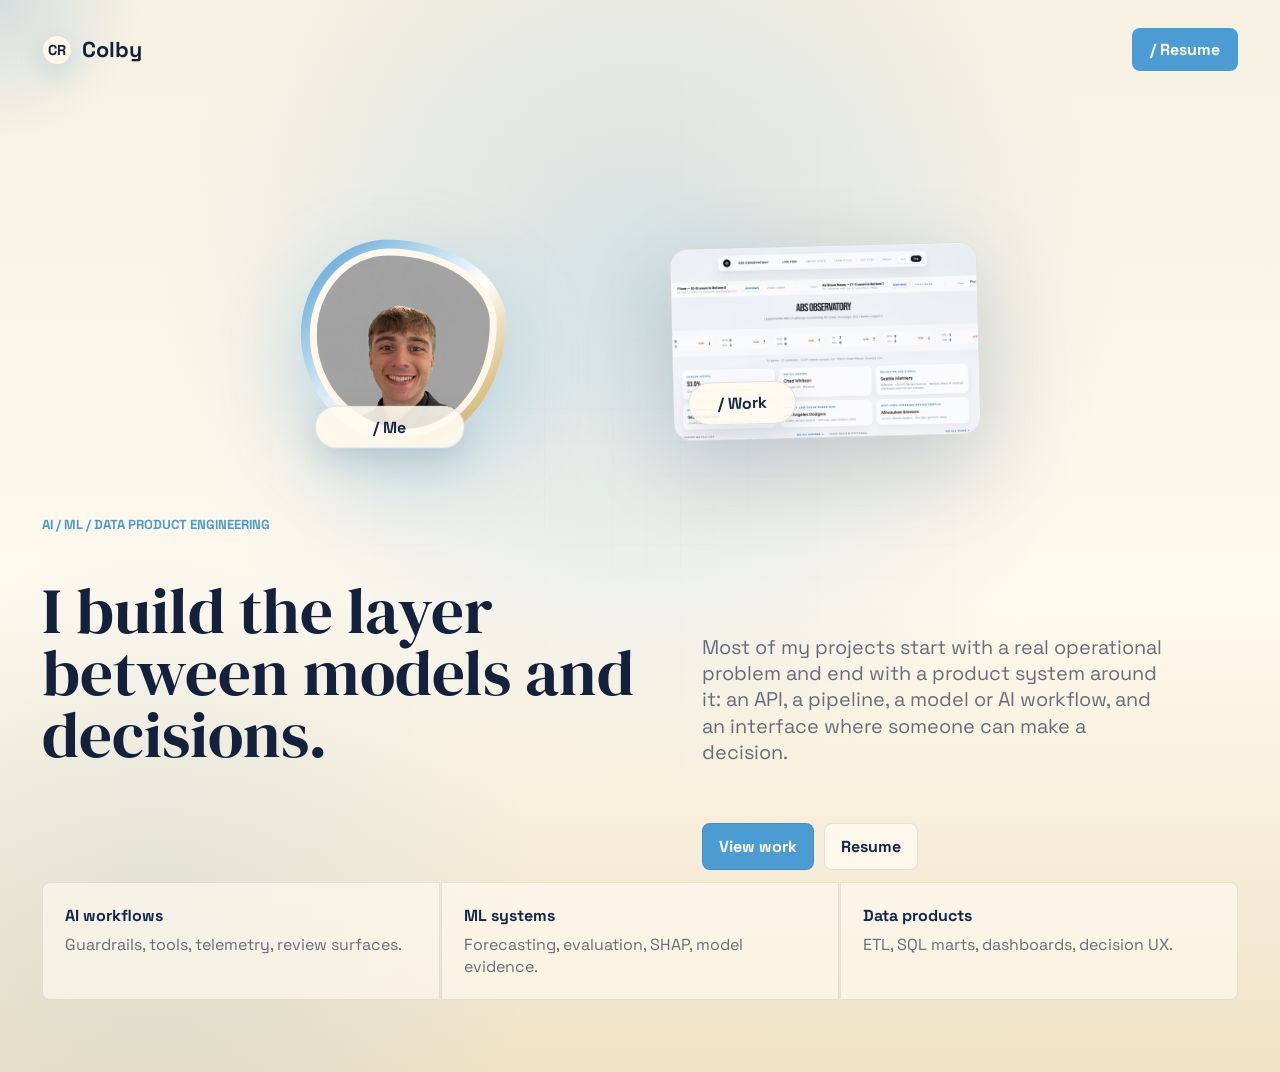
<file: index.html>
<!DOCTYPE html>
<html lang="en">

<head>
  <meta charset="UTF-8" />
  <meta name="viewport" content="width=device-width, initial-scale=1.0" />
  <title>Colby Reichenbach | AI/ML &amp; Data Product Engineer</title>
  <meta name="description" content="Colby Reichenbach builds full-stack AI, ML, and analytics products across APIs, data pipelines, forecasting, LLM workflows, dashboards, model governance, and decision-support systems." />
  <meta name="keywords" content="AI Engineer, Machine Learning Engineer, Data Product Engineer, Analytics Engineer, Data Engineer, LLM Systems, MLOps, Forecasting, FastAPI, Next.js, React, TypeScript, Python, SQL, Colby Reichenbach" />
  <meta name="author" content="Colby Reichenbach" />
  <meta name="robots" content="index, follow" />
  <meta name="theme-color" content="#f7f1e3" />
  <link rel="canonical" href="https://colbyrreichenbach.github.io/" />

  <meta property="og:title" content="Colby Reichenbach | AI/ML &amp; Data Product Engineer" />
  <meta property="og:description" content="Full-stack AI, ML, and analytics products built around APIs, pipelines, model evidence, LLM guardrails, dashboards, and decision workflows." />
  <meta property="og:url" content="https://colbyrreichenbach.github.io/" />
  <meta property="og:type" content="website" />
  <meta property="og:image" content="https://colbyrreichenbach.github.io/static/images/homepage-preview.png" />
  <meta property="og:image:secure_url" content="https://colbyrreichenbach.github.io/static/images/homepage-preview.png" />
  <meta property="og:image:type" content="image/png" />
  <meta property="og:image:width" content="1200" />
  <meta property="og:image:height" content="630" />
  <meta property="og:image:alt" content="Screenshot of the Colby Reichenbach portfolio homepage." />
  <meta name="twitter:card" content="summary_large_image" />
  <meta name="twitter:title" content="Colby Reichenbach | AI/ML &amp; Data Product Engineer" />
  <meta name="twitter:description" content="Full-stack AI, ML, and analytics products built around APIs, pipelines, model evidence, LLM guardrails, dashboards, and decision workflows." />
  <meta name="twitter:image" content="https://colbyrreichenbach.github.io/static/images/homepage-preview.png" />
  <meta name="twitter:image:alt" content="Screenshot of the Colby Reichenbach portfolio homepage." />

  <link rel="preconnect" href="https://fonts.googleapis.com" />
  <link rel="preconnect" href="https://fonts.gstatic.com" crossorigin />
  <link href="https://fonts.googleapis.com/css2?family=DM+Serif+Display:ital@0;1&family=Space+Grotesk:wght@400;500;600;700&display=swap" rel="stylesheet" />
  <link rel="stylesheet" href="static/style.css?v=6.0" />

  <script type="application/ld+json">
  {
    "@context": "https://schema.org",
    "@graph": [
      {
        "@type": "Person",
        "@id": "https://colbyrreichenbach.github.io/#person",
        "name": "Colby Reichenbach",
        "url": "https://colbyrreichenbach.github.io/",
        "sameAs": [
          "https://www.linkedin.com/in/colby-reichenbach/",
          "https://github.com/ColbyRReichenbach"
        ],
        "alumniOf": {
          "@type": "CollegeOrUniversity",
          "name": "University of North Carolina at Chapel Hill"
        },
        "knowsAbout": [
          "Artificial Intelligence",
          "Machine Learning Engineering",
          "Data Engineering",
          "Analytics Engineering",
          "MLOps",
          "LLM Applications",
          "Forecasting",
          "Product Engineering"
        ],
        "jobTitle": "AI/ML and Data Product Engineer"
      },
      {
        "@type": "WebSite",
        "@id": "https://colbyrreichenbach.github.io/#website",
        "name": "Colby Reichenbach Portfolio",
        "url": "https://colbyrreichenbach.github.io/",
        "description": "Portfolio of full-stack AI, ML, and analytics products built around APIs, data pipelines, LLM workflows, forecasting, dashboards, and model governance.",
        "publisher": { "@id": "https://colbyrreichenbach.github.io/#person" }
      }
    ]
  }
  </script>
</head>

<body class="home-page">
  <div class="site-noise" aria-hidden="true"></div>
  <div class="cursor-orb" aria-hidden="true"></div>

  <nav class="top-nav" aria-label="Primary navigation">
    <a class="brand" href="/" aria-label="Home"><span class="brand-mark">CR</span><span>Colby</span></a>
    <a class="nav-cta" href="static/Colby_Reichenbach_Resume.pdf" target="_blank" rel="noopener noreferrer">/ Resume</a>
  </nav>

  <main class="home-scene" aria-labelledby="hero-title">
    <section class="center-stage">
      <a class="stage-node me-node" href="/me/" aria-label="Learn about me">
        <span class="portrait-core">
          <img src="static/images/headshot.png" alt="Colby Reichenbach" />
        </span>
        <span class="node-label"><span>/ Me</span><span>Learn about me</span></span>
      </a>

      <div class="stage-node work-node">
        <a class="work-core" href="/work/" aria-label="View work">
          <span class="flipbook"><img src="static/images/AIBS.png" alt="AiBS project preview" /><img src="static/images/mlb_dash.png" alt="" /></span>
          <span class="node-label"><span>/ Work</span><span>View work</span></span>
        </a>

        <div class="home-projects" data-render-home-projects aria-label="Featured project previews"></div>
      </div>
    </section>

    <section class="home-copy" aria-labelledby="hero-title">
      <p class="eyebrow">AI / ML / Data Product Engineering</p>
      <h1 id="hero-title">I build the layer between models and decisions.</h1>
      <p>Most of my projects start with a real operational problem and end with a product system around it: an API, a pipeline, a model or AI workflow, and an interface where someone can make a decision.</p>
      <div class="home-actions" aria-label="Primary actions">
        <a href="/work/">View work</a>
        <a href="static/Colby_Reichenbach_Resume.pdf" target="_blank" rel="noopener noreferrer">Resume</a>
      </div>
    </section>
  </main>

  <section class="proof-strip" aria-label="What I build">
    <div><span>AI workflows</span><p>Guardrails, tools, telemetry, review surfaces.</p></div>
    <div><span>ML systems</span><p>Forecasting, evaluation, SHAP, model evidence.</p></div>
    <div><span>Data products</span><p>ETL, SQL marts, dashboards, decision UX.</p></div>
  </section>

  <div class="project-modal" id="project-modal" hidden>
    <div class="modal-backdrop" data-close-modal></div>
    <article class="modal-panel" role="dialog" aria-modal="true" aria-labelledby="modal-title" aria-describedby="modal-summary">
      <button type="button" class="modal-close" data-close-modal aria-label="Close project detail">Close</button>
      <div class="modal-media" id="modal-media"></div>
      <div class="modal-content">
        <span class="slash-label" id="modal-kicker">/ System</span>
        <h2 id="modal-title"></h2>
        <p id="modal-summary"></p>
        <div class="evidence-chips" id="modal-evidence" aria-label="Project evidence"></div>
        <div class="modal-meta">
          <div><span>Problem</span><p id="modal-problem"></p></div>
          <div><span>System</span><p id="modal-system"></p></div>
          <div><span>Stack</span><p id="modal-stack"></p></div>
        </div>
        <div class="modal-links" id="modal-links"></div>
      </div>
    </article>
  </div>

  <script src="static/projects.js?v=6.0"></script>
  <script src="static/script.js?v=6.0"></script>
</body>

</html>
</file>
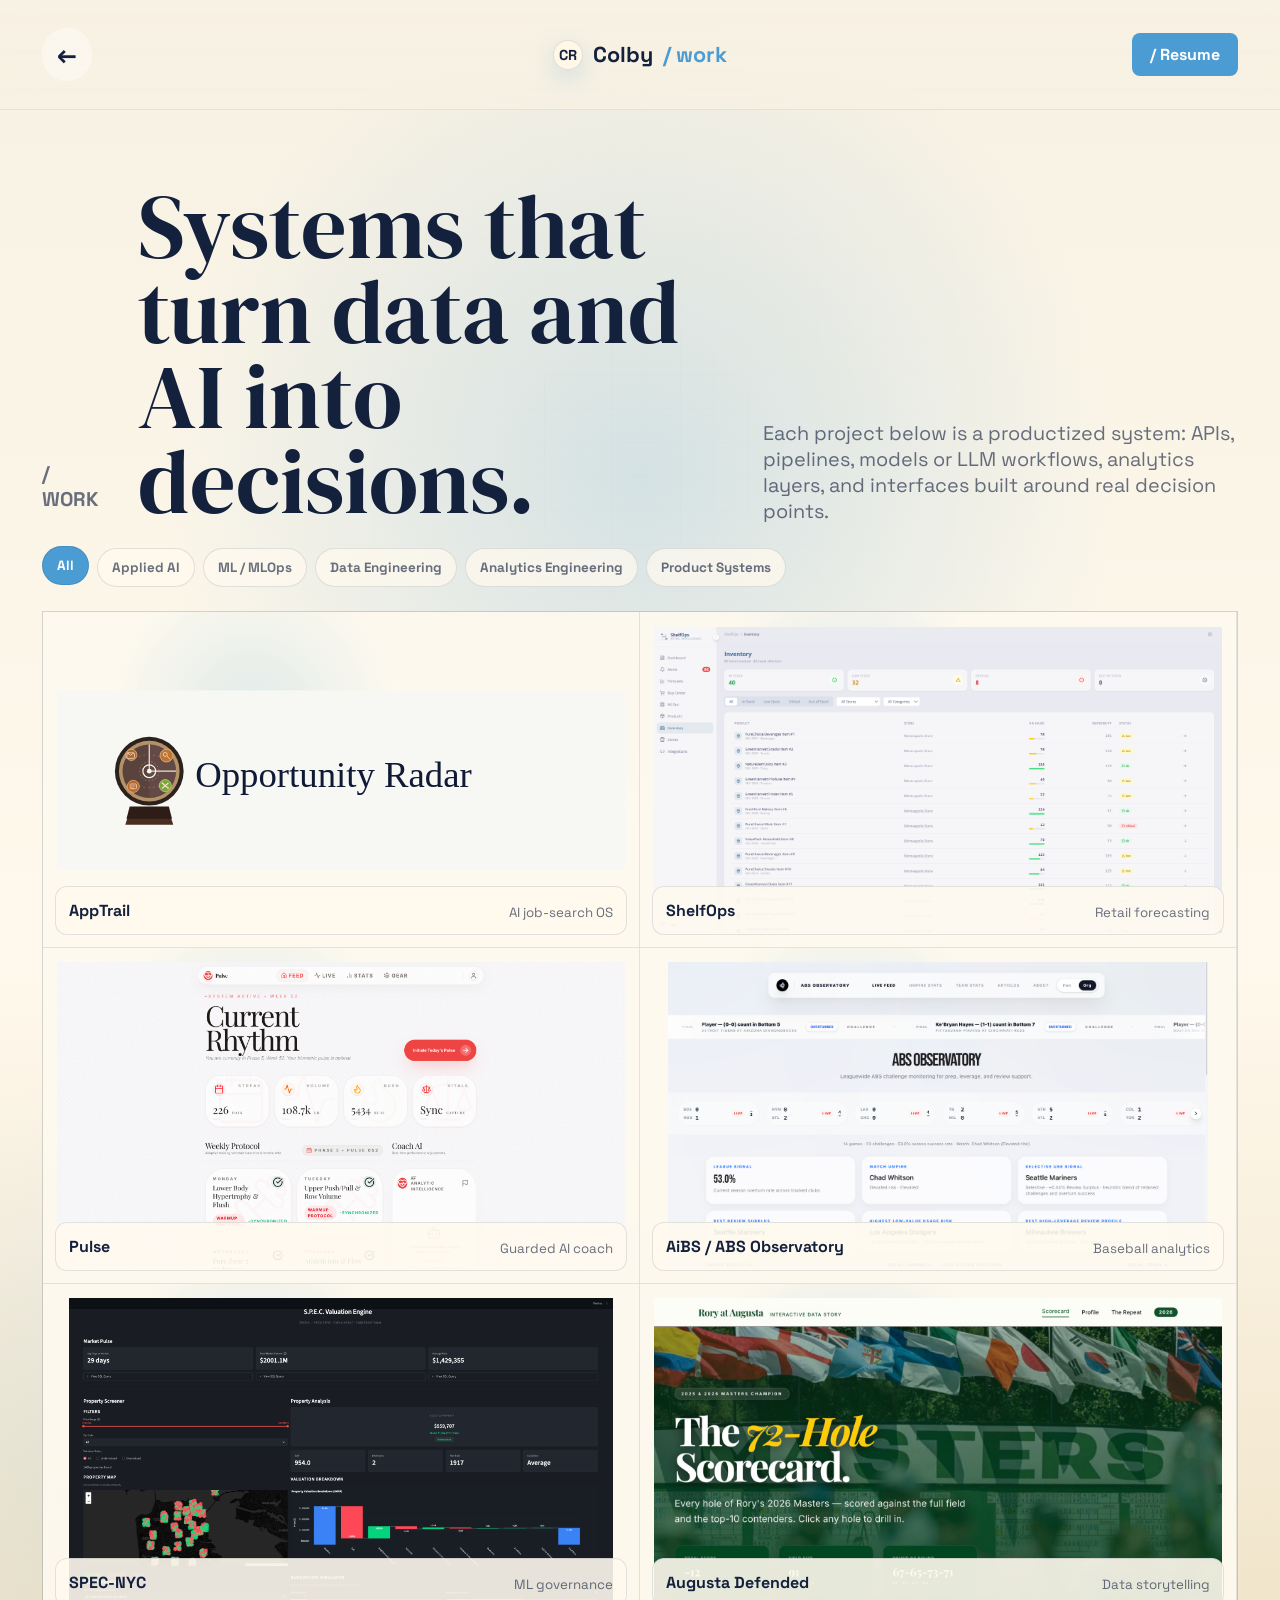
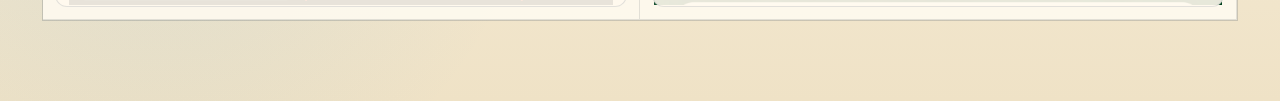
<file: work/index.html>
<!DOCTYPE html>
<html lang="en">
<head>
  <meta charset="UTF-8" />
  <meta name="viewport" content="width=device-width, initial-scale=1.0" />
  <title>Work | Colby Reichenbach</title>
  <meta name="description" content="AI, ML, analytics, and data product case studies from Colby Reichenbach: APIs, pipelines, model evidence, LLM workflows, dashboards, and decision systems." />
  <link rel="canonical" href="https://colbyrreichenbach.github.io/work/" />
  <link rel="preconnect" href="https://fonts.googleapis.com" />
  <link rel="preconnect" href="https://fonts.gstatic.com" crossorigin />
  <link href="https://fonts.googleapis.com/css2?family=DM+Serif+Display:ital@0;1&family=Space+Grotesk:wght@400;500;600;700&display=swap" rel="stylesheet" />
  <link rel="stylesheet" href="../static/style.css?v=6.0" />
</head>
<body class="work-page">
  <div class="site-noise" aria-hidden="true"></div>
  <nav class="top-nav page-nav" aria-label="Primary navigation">
    <a class="back-link" href="/" aria-label="Back to home">&larr;</a>
    <a class="brand" href="/"><span class="brand-mark">CR</span><span>Colby</span><span class="brand-path">/ work</span></a>
    <a class="nav-cta" href="../static/Colby_Reichenbach_Resume.pdf" target="_blank" rel="noopener noreferrer">/ Resume</a>
  </nav>

  <main class="work-shell">
    <header class="page-header">
      <p class="eyebrow">/ Work</p>
      <h1>Systems that turn data and AI into decisions.</h1>
      <p>Each project below is a productized system: APIs, pipelines, models or LLM workflows, analytics layers, and interfaces built around real decision points.</p>
    </header>

    <div class="filter-rail" aria-label="Project filters">
      <button type="button" class="filter-pill active" data-filter="all" aria-pressed="true">All</button>
      <button type="button" class="filter-pill" data-filter="ai" aria-pressed="false">Applied AI</button>
      <button type="button" class="filter-pill" data-filter="ml" aria-pressed="false">ML / MLOps</button>
      <button type="button" class="filter-pill" data-filter="data" aria-pressed="false">Data Engineering</button>
      <button type="button" class="filter-pill" data-filter="analytics" aria-pressed="false">Analytics Engineering</button>
      <button type="button" class="filter-pill" data-filter="product" aria-pressed="false">Product Systems</button>
    </div>

    <section class="work-grid" data-render-work-grid aria-label="Project grid"></section>
  </main>

  <div class="project-modal" id="project-modal" hidden>
    <div class="modal-backdrop" data-close-modal></div>
    <article class="modal-panel" role="dialog" aria-modal="true" aria-labelledby="modal-title" aria-describedby="modal-summary">
      <button type="button" class="modal-close" data-close-modal aria-label="Close project detail">Close</button>
      <div class="modal-media" id="modal-media"></div>
      <div class="modal-content">
        <span class="slash-label" id="modal-kicker">/ System</span>
        <h2 id="modal-title"></h2>
        <p id="modal-summary"></p>
        <div class="evidence-chips" id="modal-evidence" aria-label="Project evidence"></div>
        <div class="modal-meta">
          <div><span>Problem</span><p id="modal-problem"></p></div>
          <div><span>System</span><p id="modal-system"></p></div>
          <div><span>Stack</span><p id="modal-stack"></p></div>
        </div>
        <div class="modal-links" id="modal-links"></div>
      </div>
    </article>
  </div>
  <script src="../static/projects.js?v=6.0"></script>
  <script src="../static/script.js?v=6.0"></script>
</body>
</html>
</file>
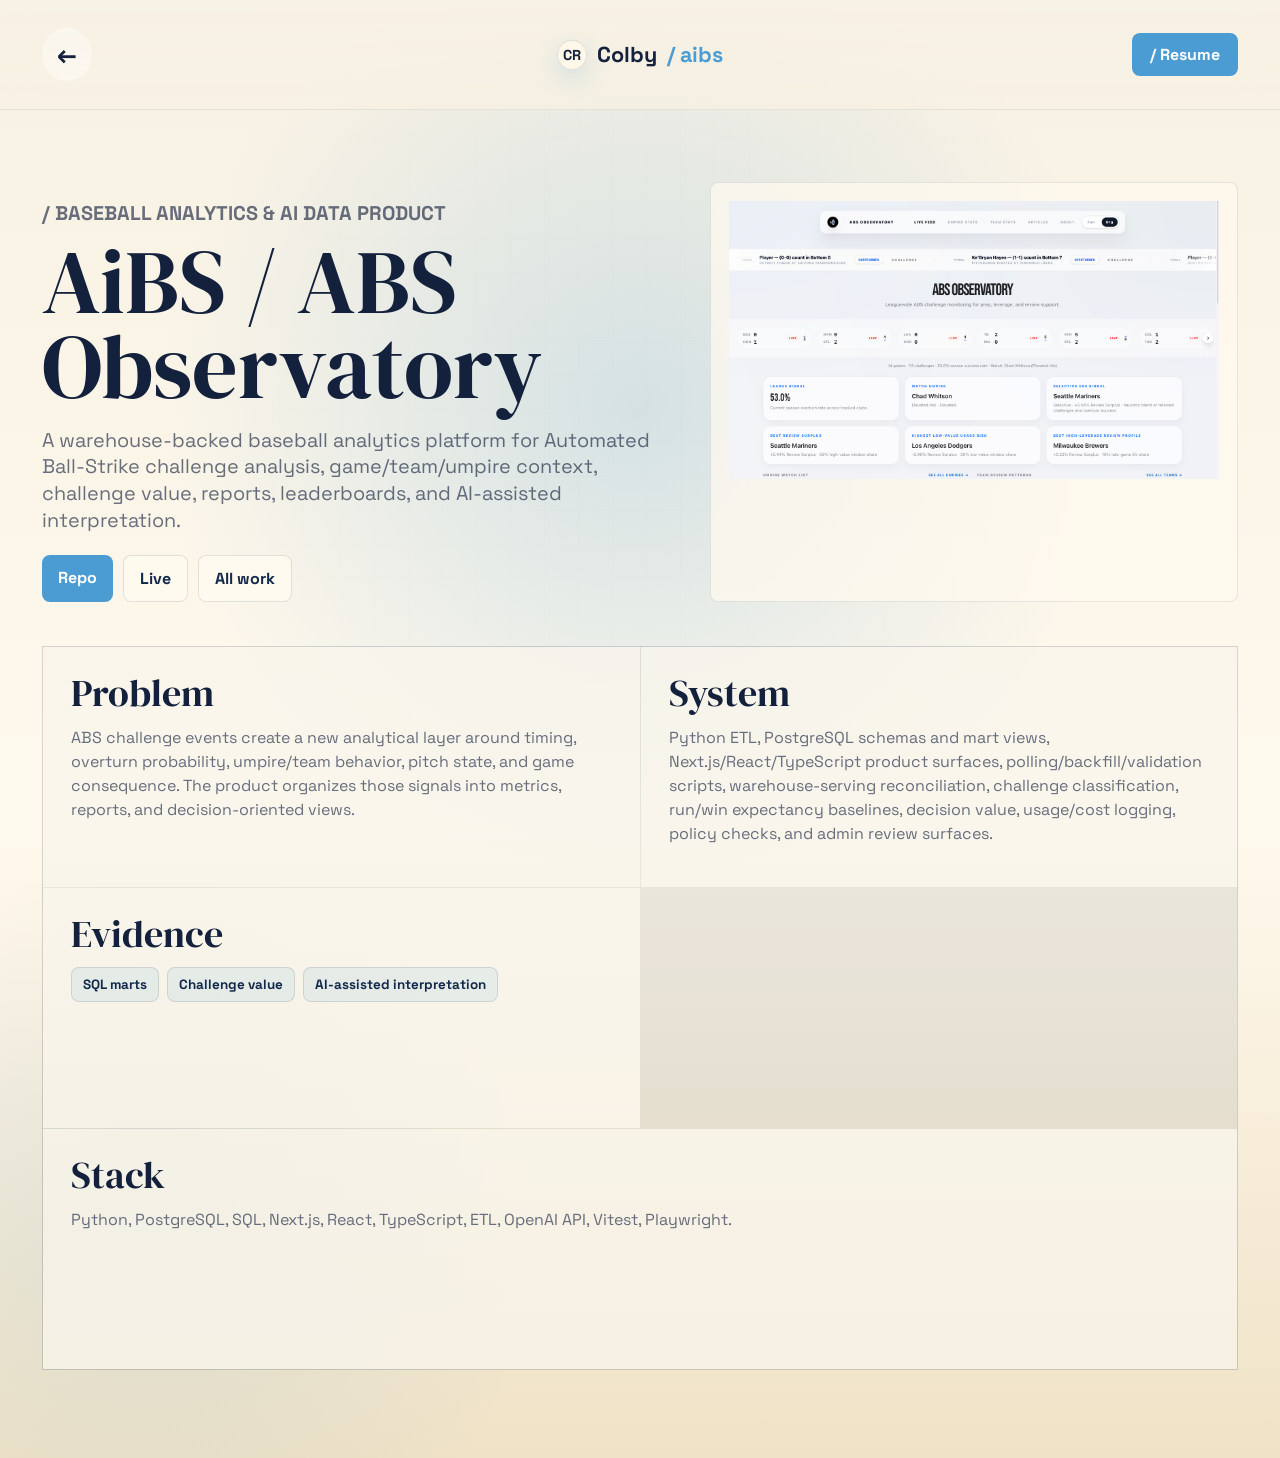
<file: work/aibs/index.html>
<!DOCTYPE html>
<html lang="en">
<head>
  <meta charset="UTF-8" />
  <meta name="viewport" content="width=device-width, initial-scale=1.0" />
  <title>AiBS / ABS Observatory Case Study | Colby Reichenbach</title>
  <meta name="description" content="AiBS / ABS Observatory case study: a warehouse-backed baseball analytics and AI data product for ABS challenge analysis, SQL marts, decision metrics, dashboards, and AI-assisted interpretation." />
  <link rel="canonical" href="https://colbyrreichenbach.github.io/work/aibs/" />
  <link rel="preconnect" href="https://fonts.googleapis.com" />
  <link rel="preconnect" href="https://fonts.gstatic.com" crossorigin />
  <link href="https://fonts.googleapis.com/css2?family=DM+Serif+Display:ital@0;1&family=Space+Grotesk:wght@400;500;600;700&display=swap" rel="stylesheet" />
  <link rel="stylesheet" href="../../static/style.css?v=6.0" />
</head>
<body class="case-page">
  <div class="site-noise" aria-hidden="true"></div>
  <nav class="top-nav page-nav" aria-label="Primary navigation">
    <a class="back-link" href="/work/" aria-label="Back to work">&larr;</a>
    <a class="brand" href="/"><span class="brand-mark">CR</span><span>Colby</span><span class="brand-path">/ aibs</span></a>
    <a class="nav-cta" href="../../static/Colby_Reichenbach_Resume.pdf" target="_blank" rel="noopener noreferrer">/ Resume</a>
  </nav>
  <main class="case-shell">
    <section class="case-hero">
      <div>
        <p class="eyebrow">/ Baseball Analytics &amp; AI Data Product</p>
        <h1>AiBS / ABS Observatory</h1>
        <p>A warehouse-backed baseball analytics platform for Automated Ball-Strike challenge analysis, game/team/umpire context, challenge value, reports, leaderboards, and AI-assisted interpretation.</p>
        <div class="case-links">
          <a href="https://github.com/ColbyRReichenbach/abs-observatory" target="_blank" rel="noopener noreferrer">Repo</a>
          <a href="https://abs-observatory.vercel.app" target="_blank" rel="noopener noreferrer">Live</a>
          <a href="/work/">All work</a>
        </div>
      </div>
      <div class="case-visual"><img src="../../static/images/AIBS.png" alt="AiBS baseball analytics interface" /></div>
    </section>
    <section class="case-grid">
      <article class="case-section">
        <h2>Problem</h2>
        <p>ABS challenge events create a new analytical layer around timing, overturn probability, umpire/team behavior, pitch state, and game consequence. The product organizes those signals into metrics, reports, and decision-oriented views.</p>
      </article>
      <article class="case-section">
        <h2>System</h2>
        <p>Python ETL, PostgreSQL schemas and mart views, Next.js/React/TypeScript product surfaces, polling/backfill/validation scripts, warehouse-serving reconciliation, challenge classification, run/win expectancy baselines, decision value, usage/cost logging, policy checks, and admin review surfaces.</p>
      </article>
      <article class="case-section">
        <h2>Evidence</h2>
        <div class="evidence-chips"><span>SQL marts</span><span>Challenge value</span><span>AI-assisted interpretation</span></div>
      </article>
      <article class="case-section full">
        <h2>Stack</h2>
        <p>Python, PostgreSQL, SQL, Next.js, React, TypeScript, ETL, OpenAI API, Vitest, Playwright.</p>
      </article>
    </section>
  </main>
</body>
</html>
</file>
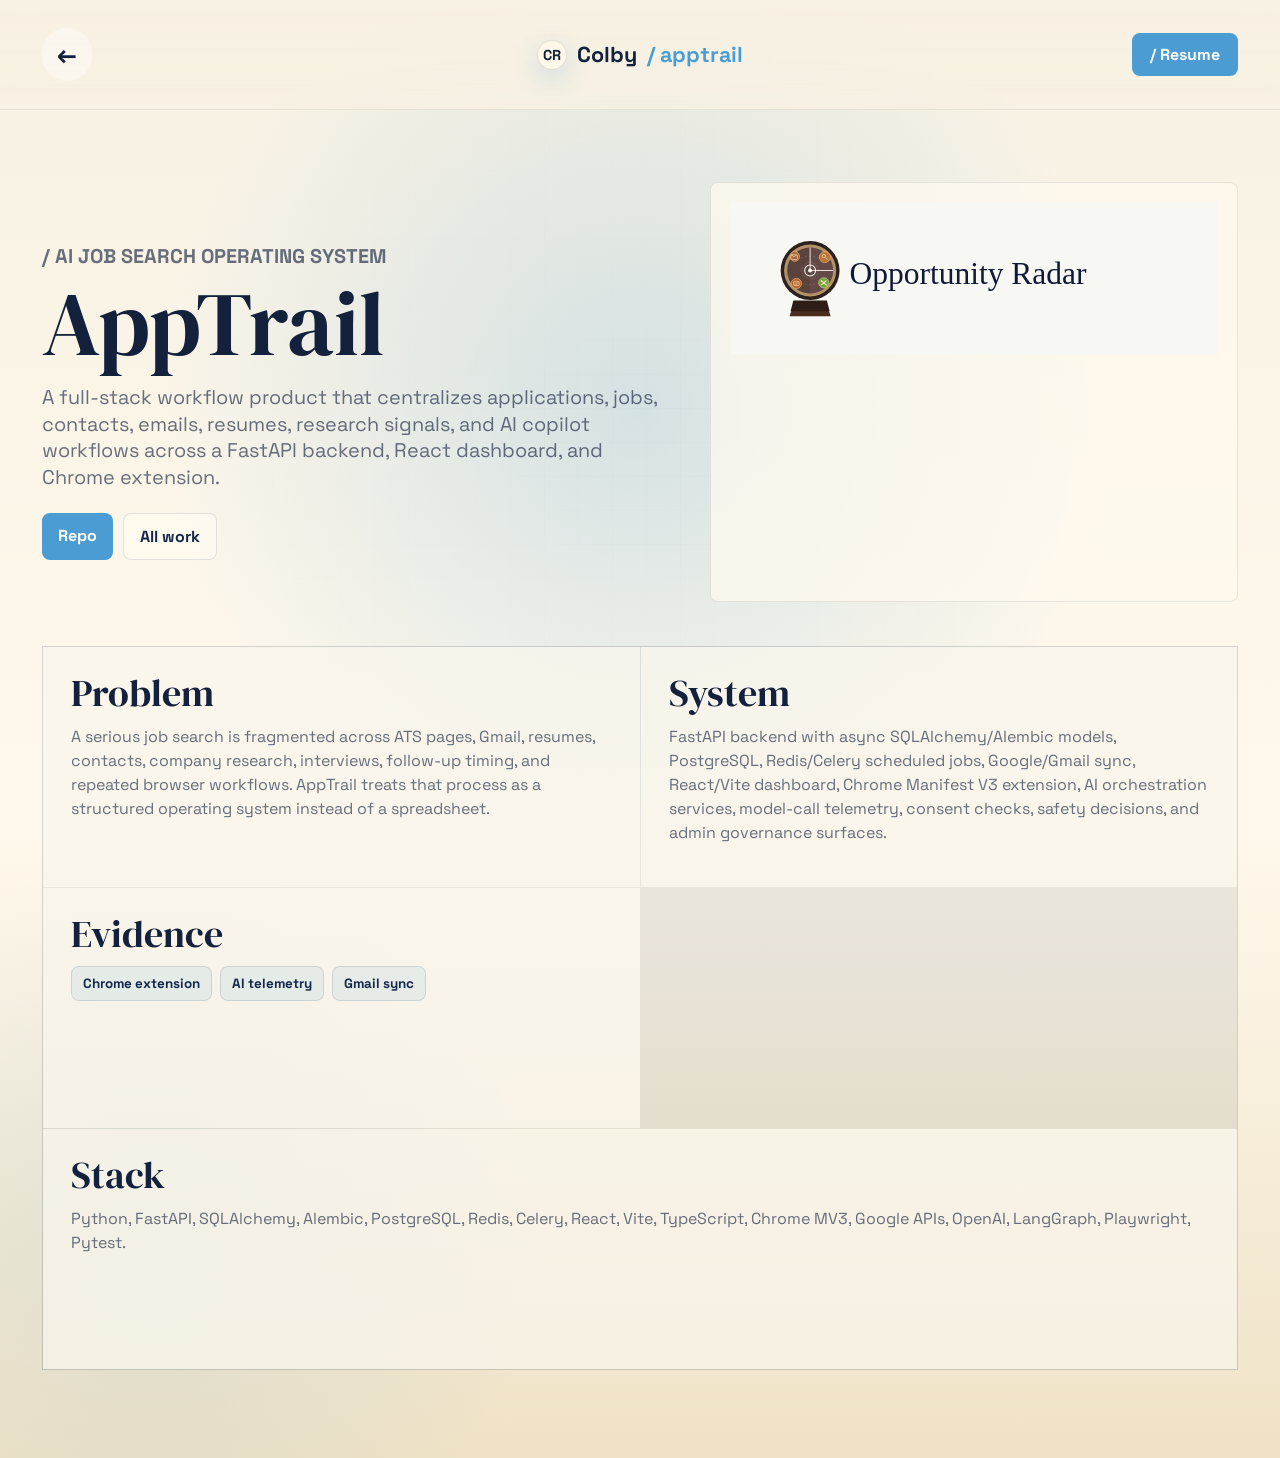
<file: work/apptrail/index.html>
<!DOCTYPE html>
<html lang="en">
<head>
  <meta charset="UTF-8" />
  <meta name="viewport" content="width=device-width, initial-scale=1.0" />
  <title>AppTrail Case Study | Colby Reichenbach</title>
  <meta name="description" content="AppTrail case study: a full-stack AI job-search operating system with FastAPI, PostgreSQL, React, Chrome MV3, Gmail sync, AI telemetry, and governance workflows." />
  <link rel="canonical" href="https://colbyrreichenbach.github.io/work/apptrail/" />
  <link rel="preconnect" href="https://fonts.googleapis.com" />
  <link rel="preconnect" href="https://fonts.gstatic.com" crossorigin />
  <link href="https://fonts.googleapis.com/css2?family=DM+Serif+Display:ital@0;1&family=Space+Grotesk:wght@400;500;600;700&display=swap" rel="stylesheet" />
  <link rel="stylesheet" href="../../static/style.css?v=6.0" />
</head>
<body class="case-page">
  <div class="site-noise" aria-hidden="true"></div>
  <nav class="top-nav page-nav" aria-label="Primary navigation">
    <a class="back-link" href="/work/" aria-label="Back to work">&larr;</a>
    <a class="brand" href="/"><span class="brand-mark">CR</span><span>Colby</span><span class="brand-path">/ apptrail</span></a>
    <a class="nav-cta" href="../../static/Colby_Reichenbach_Resume.pdf" target="_blank" rel="noopener noreferrer">/ Resume</a>
  </nav>
  <main class="case-shell">
    <section class="case-hero">
      <div>
        <p class="eyebrow">/ AI Job Search Operating System</p>
        <h1>AppTrail</h1>
        <p>A full-stack workflow product that centralizes applications, jobs, contacts, emails, resumes, research signals, and AI copilot workflows across a FastAPI backend, React dashboard, and Chrome extension.</p>
        <div class="case-links">
          <a href="https://github.com/ColbyRReichenbach/jobRadar" target="_blank" rel="noopener noreferrer">Repo</a>
          <a href="/work/">All work</a>
        </div>
      </div>
      <div class="case-visual"><img src="../../static/images/opportunity_radar.svg" alt="Opportunity Radar project visual" /></div>
    </section>
    <section class="case-grid">
      <article class="case-section">
        <h2>Problem</h2>
        <p>A serious job search is fragmented across ATS pages, Gmail, resumes, contacts, company research, interviews, follow-up timing, and repeated browser workflows. AppTrail treats that process as a structured operating system instead of a spreadsheet.</p>
      </article>
      <article class="case-section">
        <h2>System</h2>
        <p>FastAPI backend with async SQLAlchemy/Alembic models, PostgreSQL, Redis/Celery scheduled jobs, Google/Gmail sync, React/Vite dashboard, Chrome Manifest V3 extension, AI orchestration services, model-call telemetry, consent checks, safety decisions, and admin governance surfaces.</p>
      </article>
      <article class="case-section">
        <h2>Evidence</h2>
        <div class="evidence-chips"><span>Chrome extension</span><span>AI telemetry</span><span>Gmail sync</span></div>
      </article>
      <article class="case-section full">
        <h2>Stack</h2>
        <p>Python, FastAPI, SQLAlchemy, Alembic, PostgreSQL, Redis, Celery, React, Vite, TypeScript, Chrome MV3, Google APIs, OpenAI, LangGraph, Playwright, Pytest.</p>
      </article>
    </section>
  </main>
</body>
</html>
</file>
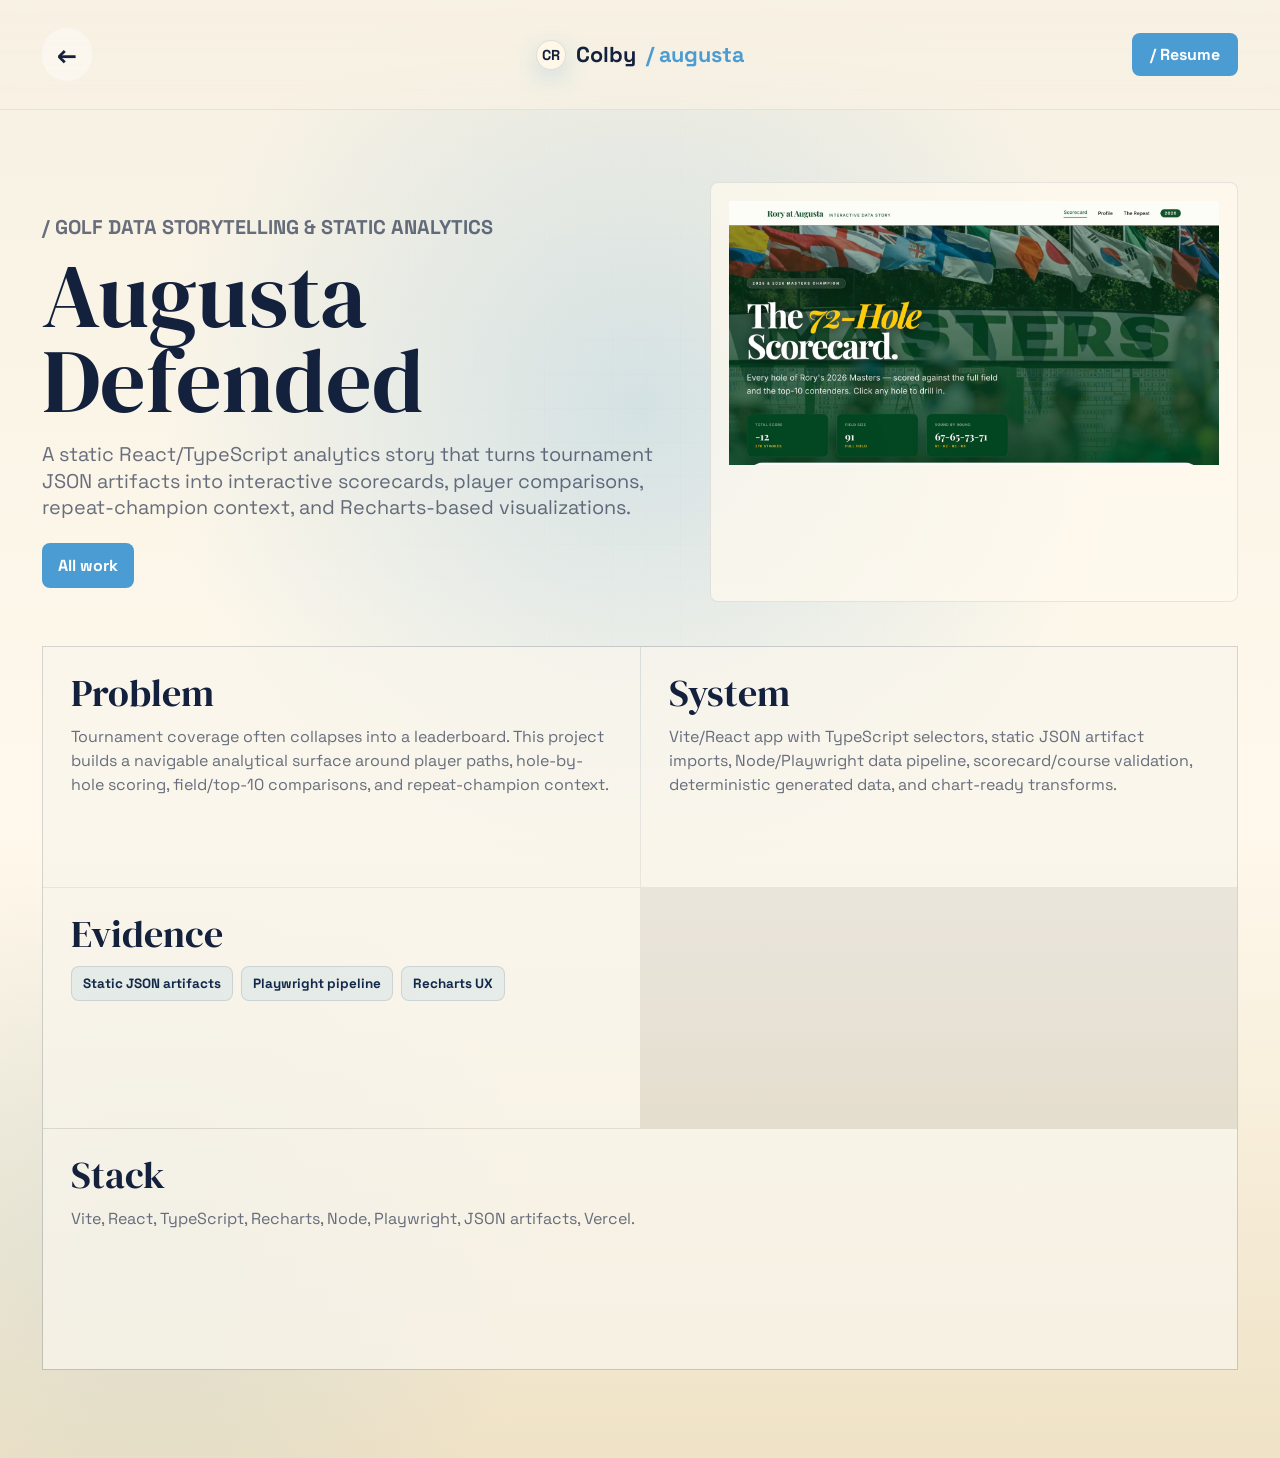
<file: work/augusta-defended/index.html>
<!DOCTYPE html>
<html lang="en">
<head>
  <meta charset="UTF-8" />
  <meta name="viewport" content="width=device-width, initial-scale=1.0" />
  <title>Augusta Defended Case Study | Colby Reichenbach</title>
  <meta name="description" content="Augusta Defended case study: a static React and TypeScript golf data storytelling site with JSON artifacts, Playwright pipeline code, validation, selectors, and Recharts visualizations." />
  <link rel="canonical" href="https://colbyrreichenbach.github.io/work/augusta-defended/" />
  <link rel="preconnect" href="https://fonts.googleapis.com" />
  <link rel="preconnect" href="https://fonts.gstatic.com" crossorigin />
  <link href="https://fonts.googleapis.com/css2?family=DM+Serif+Display:ital@0;1&family=Space+Grotesk:wght@400;500;600;700&display=swap" rel="stylesheet" />
  <link rel="stylesheet" href="../../static/style.css?v=6.0" />
</head>
<body class="case-page">
  <div class="site-noise" aria-hidden="true"></div>
  <nav class="top-nav page-nav" aria-label="Primary navigation">
    <a class="back-link" href="/work/" aria-label="Back to work">&larr;</a>
    <a class="brand" href="/"><span class="brand-mark">CR</span><span>Colby</span><span class="brand-path">/ augusta</span></a>
    <a class="nav-cta" href="../../static/Colby_Reichenbach_Resume.pdf" target="_blank" rel="noopener noreferrer">/ Resume</a>
  </nav>
  <main class="case-shell">
    <section class="case-hero">
      <div>
        <p class="eyebrow">/ Golf Data Storytelling &amp; Static Analytics</p>
        <h1>Augusta Defended</h1>
        <p>A static React/TypeScript analytics story that turns tournament JSON artifacts into interactive scorecards, player comparisons, repeat-champion context, and Recharts-based visualizations.</p>
        <div class="case-links">
          <a href="/work/">All work</a>
        </div>
      </div>
      <div class="case-visual"><img src="../../static/images/masters_rewind.jpg" alt="Augusta Defended golf analytics site" /></div>
    </section>
    <section class="case-grid">
      <article class="case-section">
        <h2>Problem</h2>
        <p>Tournament coverage often collapses into a leaderboard. This project builds a navigable analytical surface around player paths, hole-by-hole scoring, field/top-10 comparisons, and repeat-champion context.</p>
      </article>
      <article class="case-section">
        <h2>System</h2>
        <p>Vite/React app with TypeScript selectors, static JSON artifact imports, Node/Playwright data pipeline, scorecard/course validation, deterministic generated data, and chart-ready transforms.</p>
      </article>
      <article class="case-section">
        <h2>Evidence</h2>
        <div class="evidence-chips"><span>Static JSON artifacts</span><span>Playwright pipeline</span><span>Recharts UX</span></div>
      </article>
      <article class="case-section full">
        <h2>Stack</h2>
        <p>Vite, React, TypeScript, Recharts, Node, Playwright, JSON artifacts, Vercel.</p>
      </article>
    </section>
  </main>
</body>
</html>
</file>
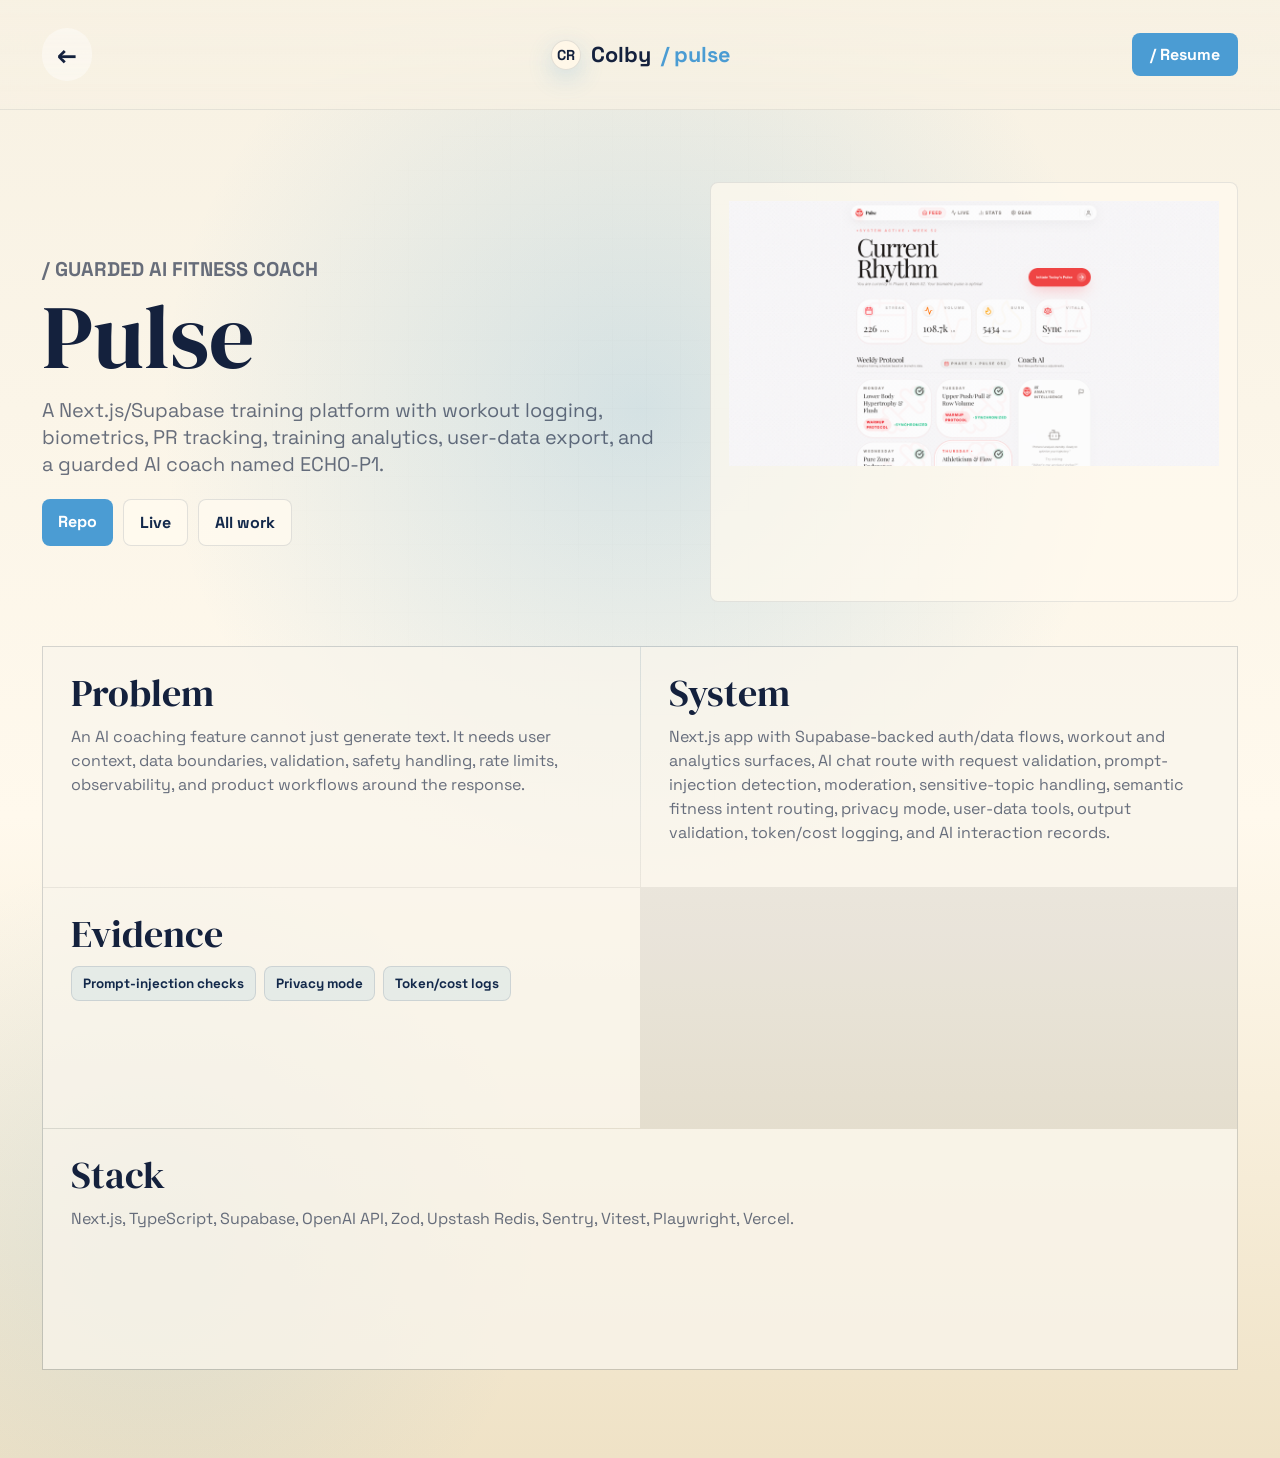
<file: work/pulse/index.html>
<!DOCTYPE html>
<html lang="en">
<head>
  <meta charset="UTF-8" />
  <meta name="viewport" content="width=device-width, initial-scale=1.0" />
  <title>Pulse Case Study | Colby Reichenbach</title>
  <meta name="description" content="Pulse case study: a guarded AI fitness coach and training analytics app with Next.js, Supabase, OpenAI, privacy controls, prompt-injection checks, and product analytics." />
  <link rel="canonical" href="https://colbyrreichenbach.github.io/work/pulse/" />
  <link rel="preconnect" href="https://fonts.googleapis.com" />
  <link rel="preconnect" href="https://fonts.gstatic.com" crossorigin />
  <link href="https://fonts.googleapis.com/css2?family=DM+Serif+Display:ital@0;1&family=Space+Grotesk:wght@400;500;600;700&display=swap" rel="stylesheet" />
  <link rel="stylesheet" href="../../static/style.css?v=6.0" />
</head>
<body class="case-page">
  <div class="site-noise" aria-hidden="true"></div>
  <nav class="top-nav page-nav" aria-label="Primary navigation">
    <a class="back-link" href="/work/" aria-label="Back to work">&larr;</a>
    <a class="brand" href="/"><span class="brand-mark">CR</span><span>Colby</span><span class="brand-path">/ pulse</span></a>
    <a class="nav-cta" href="../../static/Colby_Reichenbach_Resume.pdf" target="_blank" rel="noopener noreferrer">/ Resume</a>
  </nav>
  <main class="case-shell">
    <section class="case-hero">
      <div>
        <p class="eyebrow">/ Guarded AI Fitness Coach</p>
        <h1>Pulse</h1>
        <p>A Next.js/Supabase training platform with workout logging, biometrics, PR tracking, training analytics, user-data export, and a guarded AI coach named ECHO-P1.</p>
        <div class="case-links">
          <a href="https://github.com/ColbyRReichenbach/workout-web" target="_blank" rel="noopener noreferrer">Repo</a>
          <a href="https://pulse-workout.vercel.app/" target="_blank" rel="noopener noreferrer">Live</a>
          <a href="/work/">All work</a>
        </div>
      </div>
      <div class="case-visual"><img src="../../static/images/pulse_preview.png" alt="Pulse guarded AI coaching interface" /></div>
    </section>
    <section class="case-grid">
      <article class="case-section">
        <h2>Problem</h2>
        <p>An AI coaching feature cannot just generate text. It needs user context, data boundaries, validation, safety handling, rate limits, observability, and product workflows around the response.</p>
      </article>
      <article class="case-section">
        <h2>System</h2>
        <p>Next.js app with Supabase-backed auth/data flows, workout and analytics surfaces, AI chat route with request validation, prompt-injection detection, moderation, sensitive-topic handling, semantic fitness intent routing, privacy mode, user-data tools, output validation, token/cost logging, and AI interaction records.</p>
      </article>
      <article class="case-section">
        <h2>Evidence</h2>
        <div class="evidence-chips"><span>Prompt-injection checks</span><span>Privacy mode</span><span>Token/cost logs</span></div>
      </article>
      <article class="case-section full">
        <h2>Stack</h2>
        <p>Next.js, TypeScript, Supabase, OpenAI API, Zod, Upstash Redis, Sentry, Vitest, Playwright, Vercel.</p>
      </article>
    </section>
  </main>
</body>
</html>
</file>
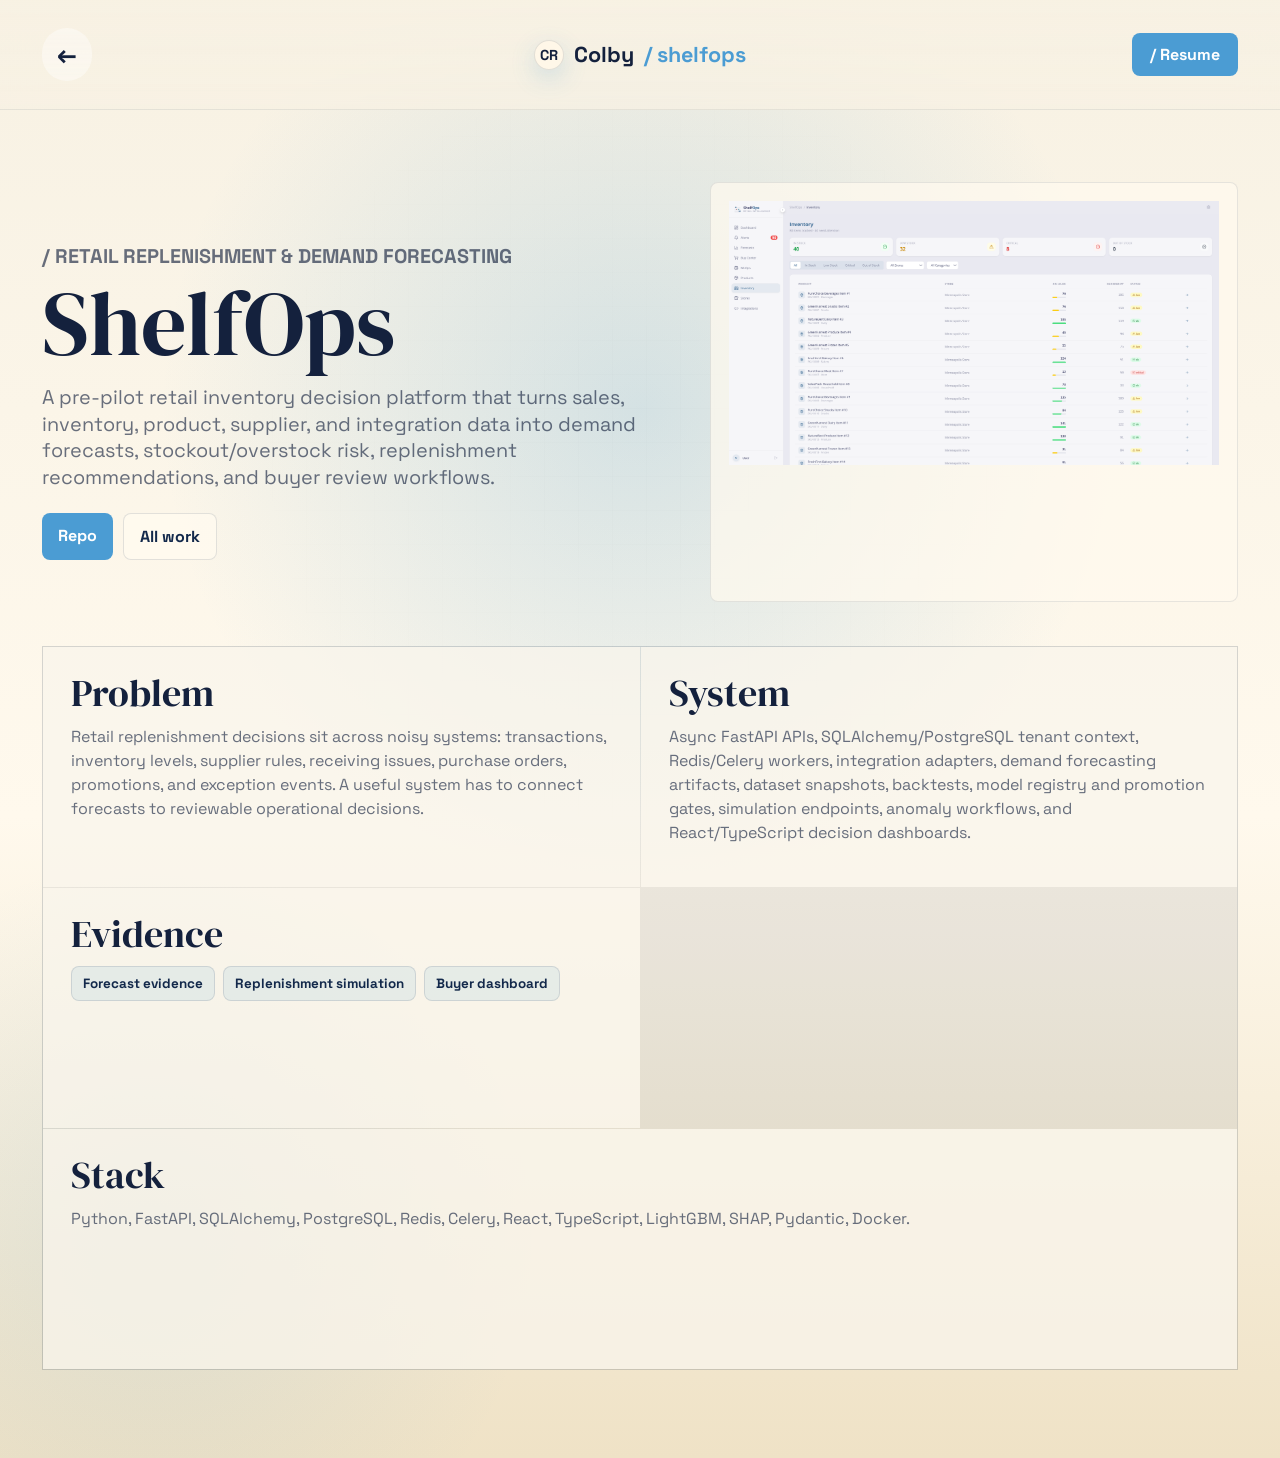
<file: work/shelfops/index.html>
<!DOCTYPE html>
<html lang="en">
<head>
  <meta charset="UTF-8" />
  <meta name="viewport" content="width=device-width, initial-scale=1.0" />
  <title>ShelfOps Case Study | Colby Reichenbach</title>
  <meta name="description" content="ShelfOps case study: a pre-pilot retail replenishment and demand forecasting platform with FastAPI, PostgreSQL, Celery, LightGBM, SHAP, and React dashboards." />
  <link rel="canonical" href="https://colbyrreichenbach.github.io/work/shelfops/" />
  <link rel="preconnect" href="https://fonts.googleapis.com" />
  <link rel="preconnect" href="https://fonts.gstatic.com" crossorigin />
  <link href="https://fonts.googleapis.com/css2?family=DM+Serif+Display:ital@0;1&family=Space+Grotesk:wght@400;500;600;700&display=swap" rel="stylesheet" />
  <link rel="stylesheet" href="../../static/style.css?v=6.0" />
</head>
<body class="case-page">
  <div class="site-noise" aria-hidden="true"></div>
  <nav class="top-nav page-nav" aria-label="Primary navigation">
    <a class="back-link" href="/work/" aria-label="Back to work">&larr;</a>
    <a class="brand" href="/"><span class="brand-mark">CR</span><span>Colby</span><span class="brand-path">/ shelfops</span></a>
    <a class="nav-cta" href="../../static/Colby_Reichenbach_Resume.pdf" target="_blank" rel="noopener noreferrer">/ Resume</a>
  </nav>
  <main class="case-shell">
    <section class="case-hero">
      <div>
        <p class="eyebrow">/ Retail Replenishment &amp; Demand Forecasting</p>
        <h1>ShelfOps</h1>
        <p>A pre-pilot retail inventory decision platform that turns sales, inventory, product, supplier, and integration data into demand forecasts, stockout/overstock risk, replenishment recommendations, and buyer review workflows.</p>
        <div class="case-links">
          <a href="https://github.com/ColbyRReichenbach/shelfops" target="_blank" rel="noopener noreferrer">Repo</a>
          <a href="/work/">All work</a>
        </div>
      </div>
      <div class="case-visual"><img src="../../static/images/shelfops.png" alt="ShelfOps replenishment dashboard" /></div>
    </section>
    <section class="case-grid">
      <article class="case-section">
        <h2>Problem</h2>
        <p>Retail replenishment decisions sit across noisy systems: transactions, inventory levels, supplier rules, receiving issues, purchase orders, promotions, and exception events. A useful system has to connect forecasts to reviewable operational decisions.</p>
      </article>
      <article class="case-section">
        <h2>System</h2>
        <p>Async FastAPI APIs, SQLAlchemy/PostgreSQL tenant context, Redis/Celery workers, integration adapters, demand forecasting artifacts, dataset snapshots, backtests, model registry and promotion gates, simulation endpoints, anomaly workflows, and React/TypeScript decision dashboards.</p>
      </article>
      <article class="case-section">
        <h2>Evidence</h2>
        <div class="evidence-chips"><span>Forecast evidence</span><span>Replenishment simulation</span><span>Buyer dashboard</span></div>
      </article>
      <article class="case-section full">
        <h2>Stack</h2>
        <p>Python, FastAPI, SQLAlchemy, PostgreSQL, Redis, Celery, React, TypeScript, LightGBM, SHAP, Pydantic, Docker.</p>
      </article>
    </section>
  </main>
</body>
</html>
</file>
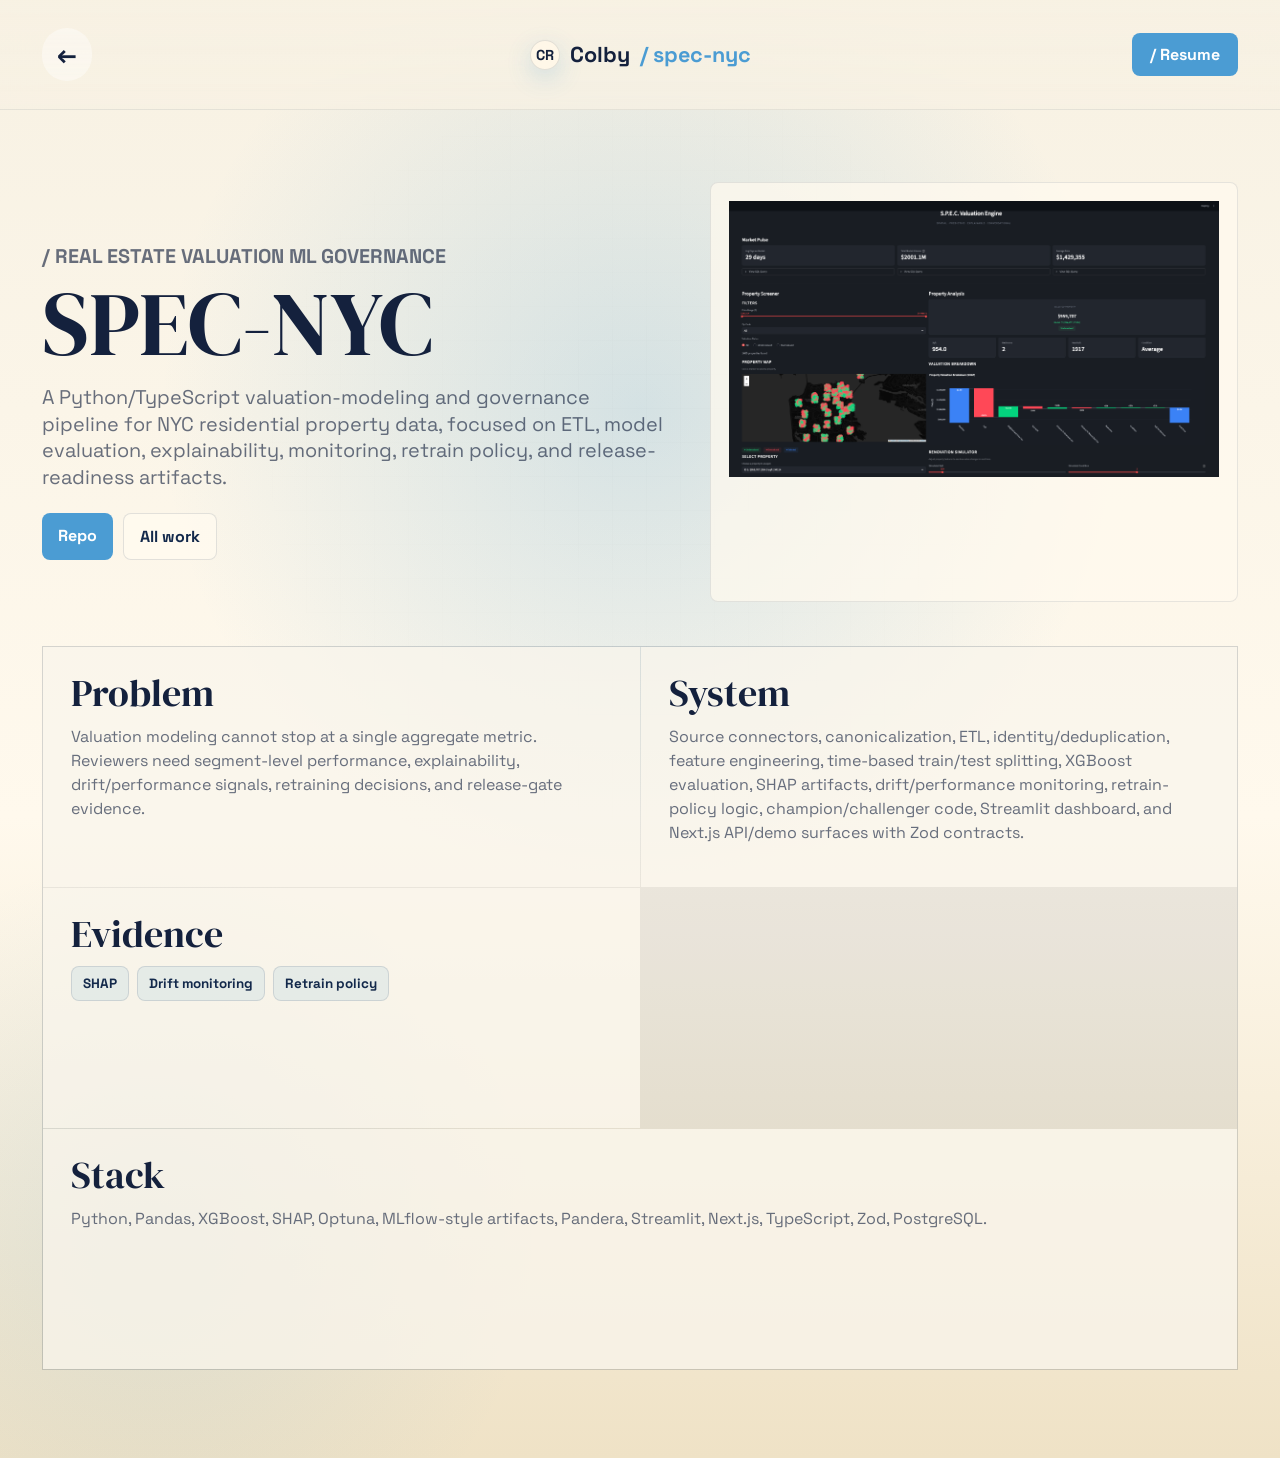
<file: work/spec-nyc/index.html>
<!DOCTYPE html>
<html lang="en">
<head>
  <meta charset="UTF-8" />
  <meta name="viewport" content="width=device-width, initial-scale=1.0" />
  <title>SPEC-NYC Case Study | Colby Reichenbach</title>
  <meta name="description" content="SPEC-NYC case study: a real estate valuation ML governance pipeline with ETL, XGBoost, SHAP, monitoring, retrain policy, and release-readiness artifacts." />
  <link rel="canonical" href="https://colbyrreichenbach.github.io/work/spec-nyc/" />
  <link rel="preconnect" href="https://fonts.googleapis.com" />
  <link rel="preconnect" href="https://fonts.gstatic.com" crossorigin />
  <link href="https://fonts.googleapis.com/css2?family=DM+Serif+Display:ital@0;1&family=Space+Grotesk:wght@400;500;600;700&display=swap" rel="stylesheet" />
  <link rel="stylesheet" href="../../static/style.css?v=6.0" />
</head>
<body class="case-page">
  <div class="site-noise" aria-hidden="true"></div>
  <nav class="top-nav page-nav" aria-label="Primary navigation">
    <a class="back-link" href="/work/" aria-label="Back to work">&larr;</a>
    <a class="brand" href="/"><span class="brand-mark">CR</span><span>Colby</span><span class="brand-path">/ spec-nyc</span></a>
    <a class="nav-cta" href="../../static/Colby_Reichenbach_Resume.pdf" target="_blank" rel="noopener noreferrer">/ Resume</a>
  </nav>
  <main class="case-shell">
    <section class="case-hero">
      <div>
        <p class="eyebrow">/ Real Estate Valuation ML Governance</p>
        <h1>SPEC-NYC</h1>
        <p>A Python/TypeScript valuation-modeling and governance pipeline for NYC residential property data, focused on ETL, model evaluation, explainability, monitoring, retrain policy, and release-readiness artifacts.</p>
        <div class="case-links">
          <a href="https://github.com/ColbyRReichenbach/SPEC-NYC" target="_blank" rel="noopener noreferrer">Repo</a>
          <a href="/work/">All work</a>
        </div>
      </div>
      <div class="case-visual"><img src="../../static/images/spec_valuation.png" alt="SPEC-NYC valuation governance dashboard" /></div>
    </section>
    <section class="case-grid">
      <article class="case-section">
        <h2>Problem</h2>
        <p>Valuation modeling cannot stop at a single aggregate metric. Reviewers need segment-level performance, explainability, drift/performance signals, retraining decisions, and release-gate evidence.</p>
      </article>
      <article class="case-section">
        <h2>System</h2>
        <p>Source connectors, canonicalization, ETL, identity/deduplication, feature engineering, time-based train/test splitting, XGBoost evaluation, SHAP artifacts, drift/performance monitoring, retrain-policy logic, champion/challenger code, Streamlit dashboard, and Next.js API/demo surfaces with Zod contracts.</p>
      </article>
      <article class="case-section">
        <h2>Evidence</h2>
        <div class="evidence-chips"><span>SHAP</span><span>Drift monitoring</span><span>Retrain policy</span></div>
      </article>
      <article class="case-section full">
        <h2>Stack</h2>
        <p>Python, Pandas, XGBoost, SHAP, Optuna, MLflow-style artifacts, Pandera, Streamlit, Next.js, TypeScript, Zod, PostgreSQL.</p>
      </article>
    </section>
  </main>
</body>
</html>
</file>
<file: static/style.css>
:root {
  --bg: #f7f1e3;
  --bg-deep: #efe2c6;
  --panel: rgba(255, 250, 239, 0.82);
  --panel-strong: rgba(255, 252, 245, 0.96);
  --text: #14213d;
  --muted: rgba(20, 33, 61, 0.64);
  --faint: rgba(20, 33, 61, 0.16);
  --blue: #4b9cd3;
  --blue-deep: #13294b;
  --cream: #fff7e8;
  --gold: #c49a3a;
  --max: 1440px;
  --sans: "Space Grotesk", sans-serif;
  --serif: "DM Serif Display", serif;
}

* { box-sizing: border-box; margin: 0; padding: 0; }
html { scroll-behavior: smooth; }
body {
  min-height: 100vh;
  font-family: var(--sans);
  color: var(--text);
  background:
    radial-gradient(circle at 50% 28%, rgba(75, 156, 211, 0.22), transparent 30rem),
    radial-gradient(circle at 12% 85%, rgba(75, 156, 211, 0.12), transparent 24rem),
    linear-gradient(180deg, var(--bg) 0%, #fff9ed 56%, var(--bg-deep) 100%);
  overflow-x: hidden;
}
body.modal-open { overflow: hidden; }
a { color: inherit; text-decoration: none; }
button { border: 0; color: inherit; font: inherit; cursor: pointer; }
img { display: block; width: 100%; height: 100%; object-fit: cover; }

.site-noise {
  position: fixed;
  inset: 0;
  pointer-events: none;
  z-index: 0;
  opacity: .18;
  background-image: linear-gradient(rgba(19,41,75,.05) 1px, transparent 1px), linear-gradient(90deg, rgba(19,41,75,.05) 1px, transparent 1px);
  background-size: 34px 34px;
  mask-image: radial-gradient(circle at center, black, transparent 82%);
}
.cursor-orb {
  position: fixed;
  left: 0;
  top: 0;
  width: 320px;
  height: 320px;
  border-radius: 999px;
  background: radial-gradient(circle, rgba(75, 156, 211, 0.2), transparent 62%);
  pointer-events: none;
  z-index: 1;
  transform: translate(-50%, -50%);
}

.top-nav {
  position: fixed;
  inset: 0 0 auto;
  z-index: 20;
  display: grid;
  grid-template-columns: 1fr auto 1fr;
  align-items: center;
  gap: 20px;
  padding: 28px 42px;
  pointer-events: none;
}
.top-nav > * { pointer-events: auto; }
.page-nav {
  position: sticky;
  top: 0;
  background: linear-gradient(180deg, rgba(247,241,227,.96), rgba(247,241,227,.74));
  border-bottom: 1px solid rgba(19,41,75,.08);
  backdrop-filter: blur(18px);
}
.brand, .nav-links, .nav-cta, .back-link {
  display: inline-flex;
  align-items: center;
  gap: 10px;
  width: fit-content;
  font-weight: 700;
}
.brand { font-size: 1.35rem; }
.brand-mark {
  display: grid;
  place-items: center;
  width: 30px;
  height: 30px;
  border-radius: 50%;
  background: var(--cream);
  border: 1px solid rgba(19,41,75,.12);
  box-shadow: 0 8px 24px rgba(75,156,211,.24);
  font-size: .9rem;
}
.brand-path { color: var(--blue); }
.nav-links {
  justify-self: center;
  gap: 30px;
  color: var(--blue-deep);
}
.nav-links a, .back-link {
  padding: 10px 14px;
  border-radius: 999px;
  background: rgba(255,255,255,.38);
  border: 1px solid transparent;
}
.nav-links a:hover, .back-link:hover { border-color: var(--faint); background: rgba(255,255,255,.82); }
.nav-cta {
  grid-column: 3;
  justify-self: end;
  padding: 11px 18px;
  border-radius: 8px;
  background: var(--blue);
  color: #fff;
}
.back-link { font-size: 1.55rem; }

.home-scene {
  position: relative;
  z-index: 2;
  min-height: 100svh;
  max-width: var(--max);
  margin: 0 auto;
  padding: 112px 42px 34px;
  overflow: hidden;
}
.center-stage {
  position: absolute;
  left: 50%;
  top: 38%;
  z-index: 8;
  display: grid;
  grid-template-columns: auto auto;
  align-items: center;
  gap: clamp(92px, 13vw, 210px);
  transform: translate(-50%, -50%);
}
.stage-node {
  position: relative;
  display: grid;
  place-items: center;
  color: var(--blue-deep);
}
.me-node {
  width: clamp(178px, 16vw, 250px);
  aspect-ratio: 1;
}
.portrait-core {
  display: block;
  width: 100%;
  height: 100%;
  aspect-ratio: 1;
  padding: 9px;
  border-radius: 42% 58% 48% 52% / 46% 40% 60% 54%;
  background: linear-gradient(135deg, var(--blue), #fff 55%, var(--gold));
  box-shadow: 0 30px 86px rgba(75,156,211,.32);
  animation: floatCore 5s ease-in-out infinite;
  transition: transform 260ms ease, box-shadow 260ms ease;
}
.portrait-core img {
  border-radius: inherit;
  border: 7px solid var(--cream);
  object-position: center 44%;
}
.me-node:hover .portrait-core,
.me-node:focus-visible .portrait-core {
  transform: translateY(-8px) scale(1.04);
  box-shadow: 0 38px 105px rgba(75,156,211,.38);
}
.work-node {
  width: clamp(260px, 24vw, 390px);
  height: clamp(170px, 15vw, 250px);
  animation: floatWork 5.8s ease-in-out infinite;
  animation-delay: -1.4s;
}
.work-core {
  position: relative;
  display: block;
  width: 100%;
  height: 100%;
  overflow: hidden;
  border: 1px solid rgba(19,41,75,.12);
  border-radius: 18px;
  background: var(--panel-strong);
  box-shadow: 0 28px 90px rgba(19,41,75,.18);
  transform: rotate(-1.4deg);
  transition: transform 260ms ease, box-shadow 260ms ease;
}
.work-node:hover .work-core,
.work-node:focus-within .work-core {
  transform: translateY(-8px) rotate(0deg) scale(1.03);
  box-shadow: 0 42px 116px rgba(75,156,211,.28);
}
.node-label {
  position: absolute;
  left: 14px;
  bottom: 14px;
  z-index: 5;
  display: grid;
  min-width: 92px;
  min-height: 42px;
  place-items: center;
  overflow: hidden;
  padding: 10px 14px;
  border: 1px solid rgba(19,41,75,.12);
  border-radius: 999px;
  background: rgba(255,250,239,.9);
  box-shadow: 0 12px 32px rgba(19,41,75,.12);
  font-weight: 800;
  white-space: nowrap;
}
.me-node .node-label { bottom: -4px; }
.node-label span {
  grid-area: 1 / 1;
  transition: opacity 180ms ease, transform 220ms ease;
}
.node-label span + span {
  opacity: 0;
  transform: translateY(16px);
}
.stage-node:hover .node-label span:first-child,
.stage-node:focus-within .node-label span:first-child {
  opacity: 0;
  transform: translateY(-16px);
}
.stage-node:hover .node-label span + span,
.stage-node:focus-within .node-label span + span {
  opacity: 1;
  transform: translateY(0);
}

.home-projects {
  position: absolute;
  inset: 0;
  z-index: -1;
  pointer-events: none;
}
.home-project-card {
  position: absolute;
  width: clamp(160px, 14vw, 250px);
  height: clamp(108px, 9.2vw, 164px);
  border-radius: 16px;
  overflow: hidden;
  border: 1px solid rgba(19,41,75,.12);
  background: var(--panel-strong);
  box-shadow: 0 24px 70px rgba(19,41,75,.16);
  opacity: 0;
  pointer-events: none;
  transform: translate3d(0, 0, 0) rotate(var(--r, 0deg)) scale(.62);
  transition: opacity 260ms ease, transform 420ms cubic-bezier(.2,.9,.2,1), box-shadow 220ms ease;
}
.work-node:hover .home-project-card,
.work-node:focus-within .home-project-card {
  opacity: 1;
  pointer-events: auto;
  transform: translate3d(var(--x, 0), var(--y, 0), 0) rotate(var(--r, 0deg)) scale(1);
}
.home-project-card:hover,
.home-project-card:focus-visible {
  z-index: 8;
  transform: translate3d(0, -10px, 0) rotate(0deg) scale(1.04) !important;
  box-shadow: 0 34px 90px rgba(75,156,211,.24);
}
.home-project-card strong {
  position: absolute;
  left: 10px;
  bottom: 10px;
  z-index: 3;
  padding: 8px 11px;
  border-radius: 10px;
  background: rgba(255,250,239,.9);
  color: var(--text);
  font-size: .95rem;
}
.flipbook {
  position: relative;
  display: block;
  width: 100%;
  height: 100%;
}
.flipbook img {
  position: absolute;
  inset: 0;
  transition: opacity 320ms ease, transform 540ms ease;
}
.flipbook img:nth-child(2) { opacity: 0; transform: translateX(18px) scale(1.04); }
.home-project-card:hover .flipbook img:nth-child(1) { opacity: 0; transform: translateX(-18px) scale(1.04); }
.home-project-card:hover .flipbook img:nth-child(2) { opacity: 1; transform: translateX(0) scale(1); }
.card-a { --r: -4deg; --x: -150px; --y: -188px; left: 16px; top: 16px; }
.card-b { --r: 3deg; --x: 92px; --y: -218px; left: 58px; top: 12px; }
.card-c { --r: -2deg; --x: -132px; --y: 178px; left: 44px; top: 44px; }
.card-d { --r: 4deg; --x: 314px; --y: 142px; left: 78px; top: 48px; }

.home-copy {
  position: absolute;
  left: 42px;
  right: 42px;
  bottom: 30px;
  z-index: 7;
  display: grid;
  grid-template-columns: minmax(320px, 620px) minmax(260px, 460px);
  gap: 40px;
  align-items: end;
  pointer-events: none;
}
.eyebrow, .slash-label {
  display: inline-flex;
  margin-bottom: 12px;
  color: var(--blue);
  font-size: .82rem;
  font-weight: 800;
  letter-spacing: 0;
  text-transform: uppercase;
}
h1, h2 { font-family: var(--serif); font-weight: 400; letter-spacing: 0; line-height: .95; }
.home-copy .eyebrow { grid-column: 1; grid-row: 1; margin-bottom: 6px; }
.home-copy h1 {
  grid-column: 1;
  grid-row: 2;
  max-width: 620px;
  font-size: clamp(3rem, 5.1vw, 5.8rem);
}
.home-copy > p:not(.eyebrow) {
  grid-column: 2;
  grid-row: 1 / span 2;
  align-self: end;
  max-width: 520px;
}
.home-copy > p:not(.eyebrow), .page-header p, .me-copy p, .modal-content > p {
  color: var(--muted);
  font-size: clamp(1.05rem, 1.55vw, 1.35rem);
  line-height: 1.32;
}
.home-actions {
  grid-column: 2;
  grid-row: 3;
  display: flex;
  gap: 10px;
  flex-wrap: wrap;
  margin-top: 18px;
  pointer-events: auto;
}
.home-actions a {
  display: inline-flex;
  align-items: center;
  min-height: 44px;
  padding: 12px 16px;
  border: 1px solid rgba(19,41,75,.12);
  border-radius: 8px;
  background: rgba(255,250,239,.86);
  color: var(--blue-deep);
  font-weight: 800;
}
.home-actions a:first-child {
  background: var(--blue);
  color: #fff;
}
.proof-strip {
  position: relative;
  z-index: 2;
  display: grid;
  grid-template-columns: repeat(3, minmax(0, 1fr));
  gap: 1px;
  max-width: var(--max);
  margin: -18px auto 72px;
  padding: 0 42px;
}
.proof-strip div {
  min-height: 116px;
  padding: 22px;
  border: 1px solid rgba(19,41,75,.1);
  background: rgba(255,250,239,.68);
}
.proof-strip div:first-child { border-radius: 8px 0 0 8px; }
.proof-strip div:last-child { border-radius: 0 8px 8px 0; }
.proof-strip span {
  color: var(--blue-deep);
  font-weight: 800;
}
.proof-strip p {
  margin-top: 8px;
  color: var(--muted);
  line-height: 1.35;
}

.work-shell, .me-shell {
  position: relative;
  z-index: 2;
  max-width: var(--max);
  margin: 0 auto;
  padding: 74px 42px 80px;
}
.page-header {
  display: flex;
  align-items: end;
  justify-content: space-between;
  gap: 40px;
  margin-bottom: 36px;
}
.page-header h1, .me-copy h1 { font-size: clamp(3rem, 7vw, 7.4rem); }
.page-header p { max-width: 520px; }
.filter-rail {
  position: sticky;
  top: 105px;
  z-index: 12;
  display: flex;
  gap: 8px;
  flex-wrap: wrap;
  margin: -12px 0 24px;
}
.filter-pill {
  padding: 10px 14px;
  border: 1px solid rgba(19,41,75,.12);
  border-radius: 999px;
  background: rgba(255,250,239,.72);
  color: var(--muted);
  font-size: .84rem;
  font-weight: 800;
  backdrop-filter: blur(14px);
  transition: background 180ms ease, color 180ms ease, transform 180ms ease;
}
.filter-pill:hover,
.filter-pill.active {
  background: var(--blue);
  color: #fff;
  transform: translateY(-2px);
}
.work-grid {
  display: grid;
  grid-template-columns: repeat(2, minmax(0, 1fr));
  gap: 0;
  border: 1px solid rgba(19,41,75,.1);
  background: rgba(19,41,75,.08);
}
.project-card {
  position: relative;
  display: block;
  width: 100%;
  min-height: 0;
  aspect-ratio: 16 / 9;
  margin: 0;
  border-radius: 0;
  overflow: hidden;
  border: 0;
  border-right: 1px solid rgba(19,41,75,.1);
  border-bottom: 1px solid rgba(19,41,75,.1);
  background: var(--panel);
  box-shadow: none;
  transition: opacity 200ms ease, transform 240ms ease, filter 200ms ease;
  cursor: pointer;
}
.project-card:hover,
.project-card:focus-visible { z-index: 3; transform: scale(.985); filter: saturate(1.1); }
.project-card.filtered-out {
  display: none;
}
.project-card > img {
  position: absolute;
  inset: 0;
  object-fit: contain;
  padding: 14px;
  background:
    radial-gradient(circle at 35% 30%, rgba(75,156,211,.16), transparent 32%),
    rgba(255,250,239,.62);
}
.project-card.size-xl,
.project-card.size-lg,
.project-card.size-md,
.project-card.size-sm { min-height: 0; }
.project-card-caption {
  position: absolute;
  left: 12px;
  right: 12px;
  bottom: 12px;
  z-index: 2;
  display: flex;
  justify-content: space-between;
  gap: 12px;
  align-items: end;
  padding: 13px;
  border-radius: 12px;
  border: 1px solid rgba(19,41,75,.12);
  background: rgba(255,250,239,.9);
  color: var(--text);
}
.project-card-caption span { font-weight: 800; }
.project-card-caption small { max-width: 48%; color: var(--muted); text-align: right; }
.project-card-description {
  position: absolute;
  left: 12px;
  right: 12px;
  bottom: 76px;
  z-index: 3;
  padding: 14px 15px;
  border: 1px solid rgba(19,41,75,.12);
  border-radius: 14px;
  background: rgba(255,250,239,.94);
  color: var(--text);
  font-size: .94rem;
  font-weight: 700;
  line-height: 1.25;
  opacity: 0;
  transform: translateY(10px);
  transition: opacity 180ms ease, transform 180ms ease;
}
.project-card:hover .project-card-description,
.project-card:focus-visible .project-card-description {
  opacity: 1;
  transform: translateY(0);
}
.project-art { width: 100%; height: 100%; min-height: inherit; display: grid; place-items: center; background: radial-gradient(circle at 35% 35%, rgba(75,156,211,.32), transparent 25%), linear-gradient(135deg, #b7d9f0, #d8ecfb 50%, #f7f1e3); }
.project-card .project-art { position: absolute; inset: 0; }
.radar-art span { font-family: var(--serif); font-size: 3.4rem; line-height: .9; text-align: center; }

.me-shell {
  min-height: calc(100svh - 110px);
  display: grid;
  grid-template-columns: .95fr 1.05fr;
  align-items: center;
  gap: 36px;
  padding-top: 42px;
  padding-bottom: 54px;
}
.me-copy h1 { font-size: clamp(3.2rem, 5.6vw, 6.2rem); }
.me-copy p { margin-top: 16px; max-width: 600px; }
.education-chip {
  display: inline-flex;
  align-items: center;
  gap: 14px;
  margin-top: 28px;
  padding: 14px 16px;
  border: 1px solid var(--faint);
  border-radius: 999px;
  background: rgba(255,255,255,.44);
}
.education-chip img { width: 42px; height: 42px; object-fit: contain; }
.education-chip span { font-weight: 800; }
.education-chip small { color: var(--muted); font-weight: 700; }
.icon-sphere {
  position: relative;
  min-height: min(58vh, 500px);
  perspective: 900px;
  transform-style: preserve-3d;
}
.icon-sphere::before {
  content: "";
  position: absolute;
  left: 50%;
  top: 50%;
  width: min(38vw, 430px);
  aspect-ratio: 1;
  border-radius: 50%;
  transform: translate(-50%, -50%);
  background: radial-gradient(circle, rgba(75,156,211,.2), transparent 68%);
  filter: blur(2px);
}
.sphere-icon {
  position: absolute;
  left: 50%;
  top: 50%;
  display: grid;
  place-items: center;
  width: 88px;
  height: 88px;
  border-radius: 50%;
  background: rgba(255,250,239,.84);
  border: 1px solid rgba(19,41,75,.12);
  box-shadow: 0 20px 58px rgba(19,41,75,.14);
  transform: translate(-50%, -50%) translate3d(var(--x), var(--y), var(--z));
  transition: transform 260ms ease, box-shadow 220ms ease, background 220ms ease;
}
.sphere-icon img { width: 38px; height: 38px; object-fit: contain; }
.icon-linkedin img { filter: invert(28%) sepia(98%) saturate(1683%) hue-rotate(181deg) brightness(90%) contrast(92%); }
.stack-orbit img[title="OpenAI / Codex"] { filter: invert(13%) sepia(27%) saturate(1877%) hue-rotate(185deg) brightness(91%) contrast(92%); }
.sphere-icon:hover, .sphere-icon:focus-visible {
  background: #fff;
  box-shadow: 0 34px 90px rgba(75,156,211,.28);
  transform: translate(-50%, -50%) translate3d(var(--x), var(--y), calc(var(--z) + 50px)) scale(1.12);
}
.icon-email { --x: -116px; --y: -98px; --z: 40px; }
.icon-github { --x: 118px; --y: -86px; --z: 110px; }
.icon-linkedin { --x: -92px; --y: 102px; --z: 90px; }
.icon-x { --x: 112px; --y: 94px; --z: 20px; }
.stack-orbit {
  position: absolute;
  right: 42px;
  bottom: 28px;
  z-index: 4;
  max-width: min(44vw, 560px);
}
.stack-orbit p {
  margin-bottom: 10px;
  color: var(--blue);
  font-size: .78rem;
  font-weight: 800;
  letter-spacing: 0;
  text-transform: uppercase;
}
.stack-orbit div {
  display: flex;
  justify-content: flex-end;
  gap: 8px;
  flex-wrap: wrap;
}
.stack-orbit img {
  width: 36px;
  height: 36px;
  padding: 8px;
  border: 1px solid rgba(19,41,75,.1);
  border-radius: 50%;
  background: rgba(255,250,239,.82);
  box-shadow: 0 12px 30px rgba(19,41,75,.1);
  transition: transform 180ms ease, box-shadow 180ms ease;
}
.stack-orbit img:hover {
  transform: translateY(-5px);
  box-shadow: 0 18px 42px rgba(75,156,211,.22);
}
.capability-grid {
  grid-column: 1 / -1;
  display: grid;
  grid-template-columns: repeat(4, minmax(0, 1fr));
  gap: 1px;
  margin-top: 10px;
  border: 1px solid rgba(19,41,75,.1);
  background: rgba(19,41,75,.08);
}
.capability-grid article {
  min-height: 168px;
  padding: 22px;
  background: rgba(255,250,239,.74);
}
.capability-grid article:first-child { border-radius: 8px 0 0 8px; }
.capability-grid article:last-child { border-radius: 0 8px 8px 0; }
.capability-grid span {
  color: var(--blue);
  font-weight: 800;
}
.capability-grid p {
  margin-top: 12px;
  color: var(--muted);
  line-height: 1.42;
}

.project-modal[hidden] { display: none; }
.project-modal { position: fixed; inset: 0; z-index: 50; display: grid; place-items: center; padding: 28px; }
.modal-backdrop { position: absolute; inset: 0; background: rgba(19,41,75,.28); backdrop-filter: blur(18px); }
.modal-panel {
  position: relative;
  width: min(1180px, 100%);
  max-height: min(820px, calc(100svh - 56px));
  display: grid;
  grid-template-rows: minmax(220px, 34vh) minmax(0, 1fr);
  overflow: hidden;
  border: 1px solid rgba(19,41,75,.14);
  border-radius: 28px;
  background: var(--panel-strong);
  box-shadow: 0 40px 120px rgba(19,41,75,.22);
  animation: modalPop 260ms cubic-bezier(.2,.8,.2,1);
}
.modal-close { position: absolute; right: 16px; top: 16px; z-index: 2; padding: 10px 14px; border-radius: 999px; background: rgba(19,41,75,.08); }
.modal-media { min-height: 0; background: linear-gradient(135deg, rgba(75,156,211,.1), rgba(255,250,239,.84)); }
.modal-media img { object-fit: contain; padding: 22px; }
.modal-content { padding: 28px 38px 32px; overflow: auto; }
.modal-content h2 { font-size: clamp(2.4rem, 4vw, 4.2rem); margin-bottom: 14px; }
.evidence-chips {
  display: flex;
  gap: 8px;
  flex-wrap: wrap;
  margin-top: 18px;
}
.evidence-chips span {
  display: inline-flex;
  align-items: center;
  min-height: 34px;
  padding: 8px 11px;
  border: 1px solid rgba(19,41,75,.12);
  border-radius: 8px;
  background: rgba(75,156,211,.1);
  color: var(--blue-deep);
  font-size: .84rem;
  font-weight: 800;
}
.modal-meta { display: grid; grid-template-columns: repeat(3, minmax(0, 1fr)); gap: 18px; margin: 24px 0; }
.modal-meta div { padding-top: 16px; border-top: 1px solid var(--faint); }
.modal-meta span { color: var(--blue); text-transform: uppercase; letter-spacing: 0; font-size: .75rem; font-weight: 800; }
.modal-meta p { color: var(--muted); margin-top: 8px; line-height: 1.48; }
.modal-links { display: flex; gap: 10px; flex-wrap: wrap; }
.modal-links a { display: inline-flex; padding: 13px 18px; border-radius: 999px; background: var(--blue); color: #fff; font-weight: 800; }

.case-shell {
  position: relative;
  z-index: 2;
  max-width: var(--max);
  margin: 0 auto;
  padding: 72px 42px 88px;
}
.case-hero {
  display: grid;
  grid-template-columns: minmax(0, .95fr) minmax(320px, .8fr);
  gap: 42px;
  align-items: center;
  margin-bottom: 44px;
}
.case-hero h1 { font-size: clamp(3.2rem, 7vw, 7rem); }
.case-hero p {
  margin-top: 18px;
  color: var(--muted);
  font-size: clamp(1.05rem, 1.55vw, 1.34rem);
  line-height: 1.34;
}
.case-visual {
  min-height: min(34vw, 420px);
  overflow: hidden;
  border: 1px solid rgba(19,41,75,.1);
  border-radius: 8px;
  background: rgba(255,250,239,.72);
}
.case-visual img { object-fit: contain; padding: 18px; }
.case-visual .project-art { min-height: 360px; }
.case-links {
  display: flex;
  flex-wrap: wrap;
  gap: 10px;
  margin-top: 22px;
}
.case-links a {
  display: inline-flex;
  padding: 12px 16px;
  border-radius: 8px;
  background: var(--blue);
  color: #fff;
  font-weight: 800;
}
.case-links a + a {
  background: rgba(255,250,239,.82);
  color: var(--blue-deep);
  border: 1px solid rgba(19,41,75,.12);
}
.case-grid {
  display: grid;
  grid-template-columns: repeat(2, minmax(0, 1fr));
  gap: 1px;
  border: 1px solid rgba(19,41,75,.1);
  background: rgba(19,41,75,.08);
}
.case-section {
  min-height: 240px;
  padding: 28px;
  background: rgba(255,250,239,.74);
}
.case-section h2 {
  margin-bottom: 14px;
  font-size: clamp(2rem, 3vw, 3.1rem);
}
.case-section p,
.case-section li {
  color: var(--muted);
  line-height: 1.5;
}
.case-section ul {
  display: grid;
  gap: 10px;
  margin-left: 18px;
}
.case-section.full { grid-column: 1 / -1; }
.case-section .evidence-chips { margin-top: 0; }

@keyframes floatCore { 0%, 100% { transform: translateY(0) rotate(-3deg); } 50% { transform: translateY(-18px) rotate(4deg); } }
@keyframes floatWork { 0%, 100% { transform: translateY(0) rotate(1deg); } 50% { transform: translateY(-16px) rotate(-2deg); } }
@keyframes modalPop { from { opacity: 0; transform: translateY(18px) scale(.96); } to { opacity: 1; transform: translateY(0) scale(1); } }

@media (max-width: 980px) {
  .top-nav { padding: 18px; grid-template-columns: 1fr auto; }
  .top-nav .nav-cta { grid-column: 2; }
  .page-nav { grid-template-columns: auto 1fr auto; }
  .page-nav .nav-cta { grid-column: 3; }
  .nav-links { gap: 12px; }
  .brand { font-size: 1rem; }
  .brand-path { display: none; }
  .home-scene { min-height: auto; padding: 100px 18px 40px; display: flex; flex-direction: column; gap: 30px; overflow: visible; }
  .center-stage { position: relative; left: auto; top: auto; order: 1; grid-template-columns: 1fr 1fr; transform: none; justify-content: center; gap: 14px; }
  .me-node { width: min(42vw, 150px); }
  .work-node { width: min(50vw, 210px); height: min(34vw, 145px); }
  .node-label { left: 10px; bottom: 10px; min-width: 72px; min-height: 36px; padding: 8px 11px; font-size: .82rem; }
  .home-projects { display: none; }
  .home-copy { position: relative; left: auto; right: auto; bottom: auto; order: 2; display: block; }
  .home-copy h1 { font-size: clamp(3.1rem, 15vw, 4.6rem); }
  .home-actions { display: flex; margin-top: 18px; }
  .proof-strip {
    grid-template-columns: 1fr;
    margin: 0 auto 48px;
    padding: 0 18px;
  }
  .proof-strip div,
  .proof-strip div:first-child,
  .proof-strip div:last-child { border-radius: 8px; }
  .work-shell, .me-shell { padding: 46px 18px 60px; }
  .page-header { display: block; }
  .filter-rail { position: relative; top: auto; margin: 8px 0 18px; }
  .work-grid { grid-template-columns: 1fr; }
  .project-card, .project-card.size-xl, .project-card.size-lg, .project-card.size-md, .project-card.size-sm { min-height: 0; }
  .me-shell { display: block; min-height: auto; max-height: none; overflow: visible; }
  .icon-sphere { min-height: 430px; margin-top: 34px; }
  .sphere-icon { width: 86px; height: 86px; }
  .sphere-icon img { width: 34px; height: 34px; }
  .icon-email { --x: -104px; --y: -100px; --z: 40px; }
  .icon-github { --x: 106px; --y: -84px; --z: 80px; }
  .icon-linkedin { --x: -92px; --y: 102px; --z: 60px; }
  .icon-x { --x: 104px; --y: 92px; --z: 20px; }
  .stack-orbit { position: relative; right: auto; bottom: auto; max-width: none; margin-top: 10px; }
  .stack-orbit div { justify-content: flex-start; }
  .capability-grid { grid-template-columns: 1fr; margin-top: 24px; }
  .capability-grid article,
  .capability-grid article:first-child,
  .capability-grid article:last-child { border-radius: 8px; }
  .modal-panel { grid-template-rows: 260px minmax(0, 1fr); overflow: auto; }
  .modal-meta { grid-template-columns: 1fr; }
  .case-shell { padding: 46px 18px 64px; }
  .case-hero { grid-template-columns: 1fr; gap: 24px; }
  .case-grid { grid-template-columns: 1fr; }
  .case-section.full { grid-column: auto; }
}

@media (prefers-reduced-motion: reduce) {
  *, *::before, *::after { animation-duration: 0.001ms !important; transition-duration: 0.001ms !important; scroll-behavior: auto !important; }
  .cursor-orb { display: none; }
}
</file>
